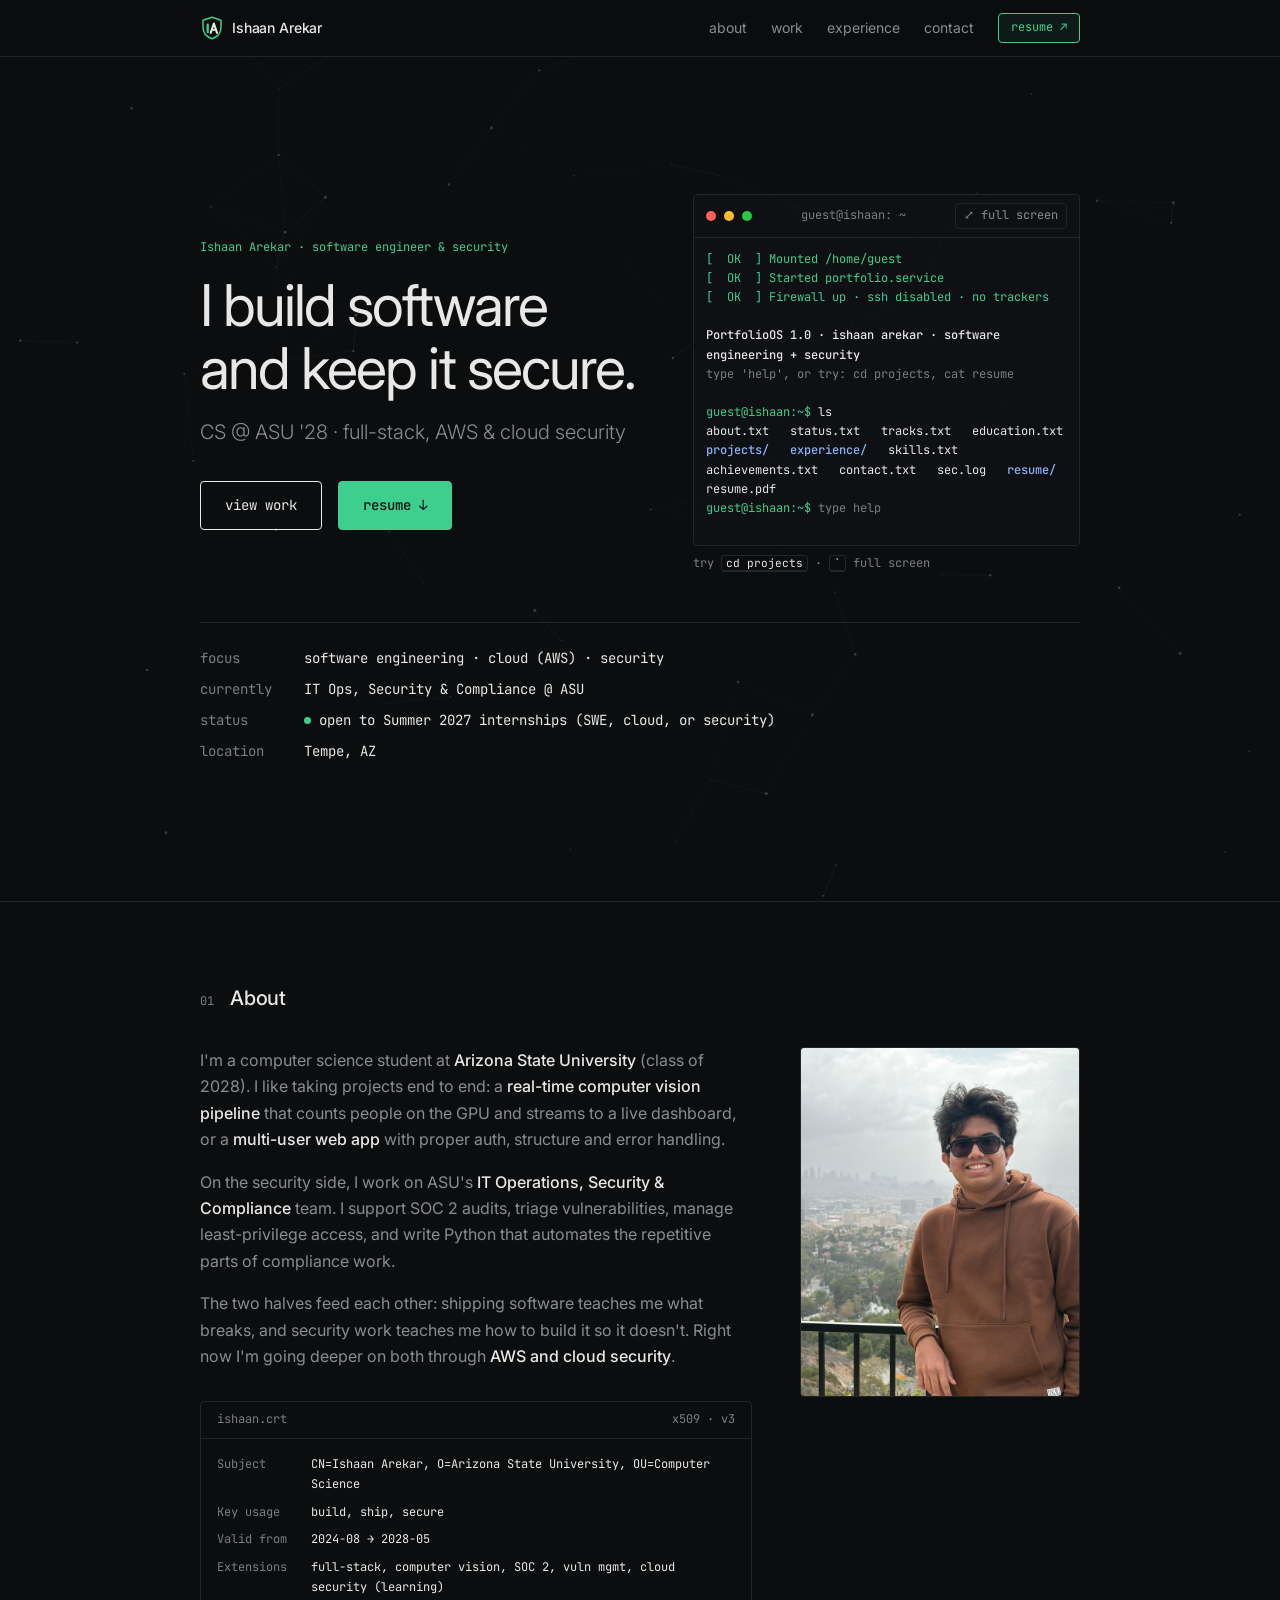
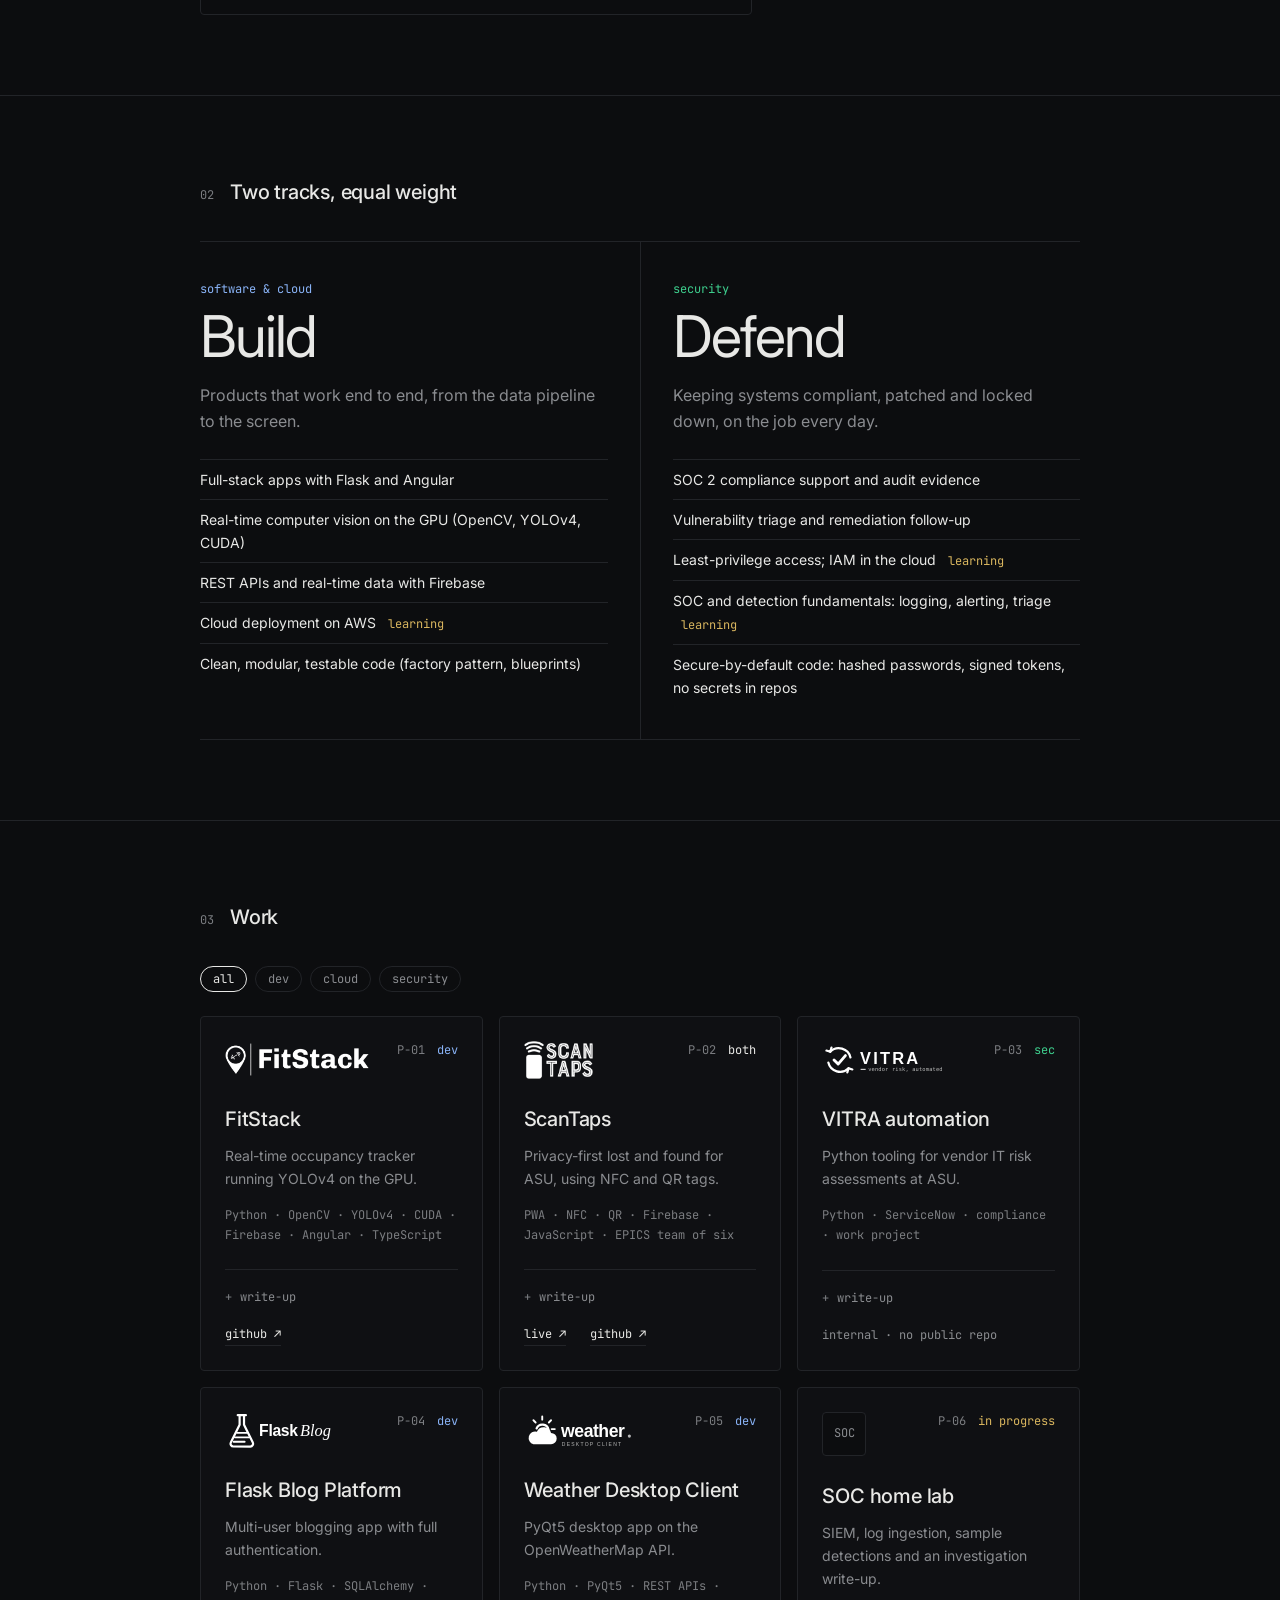
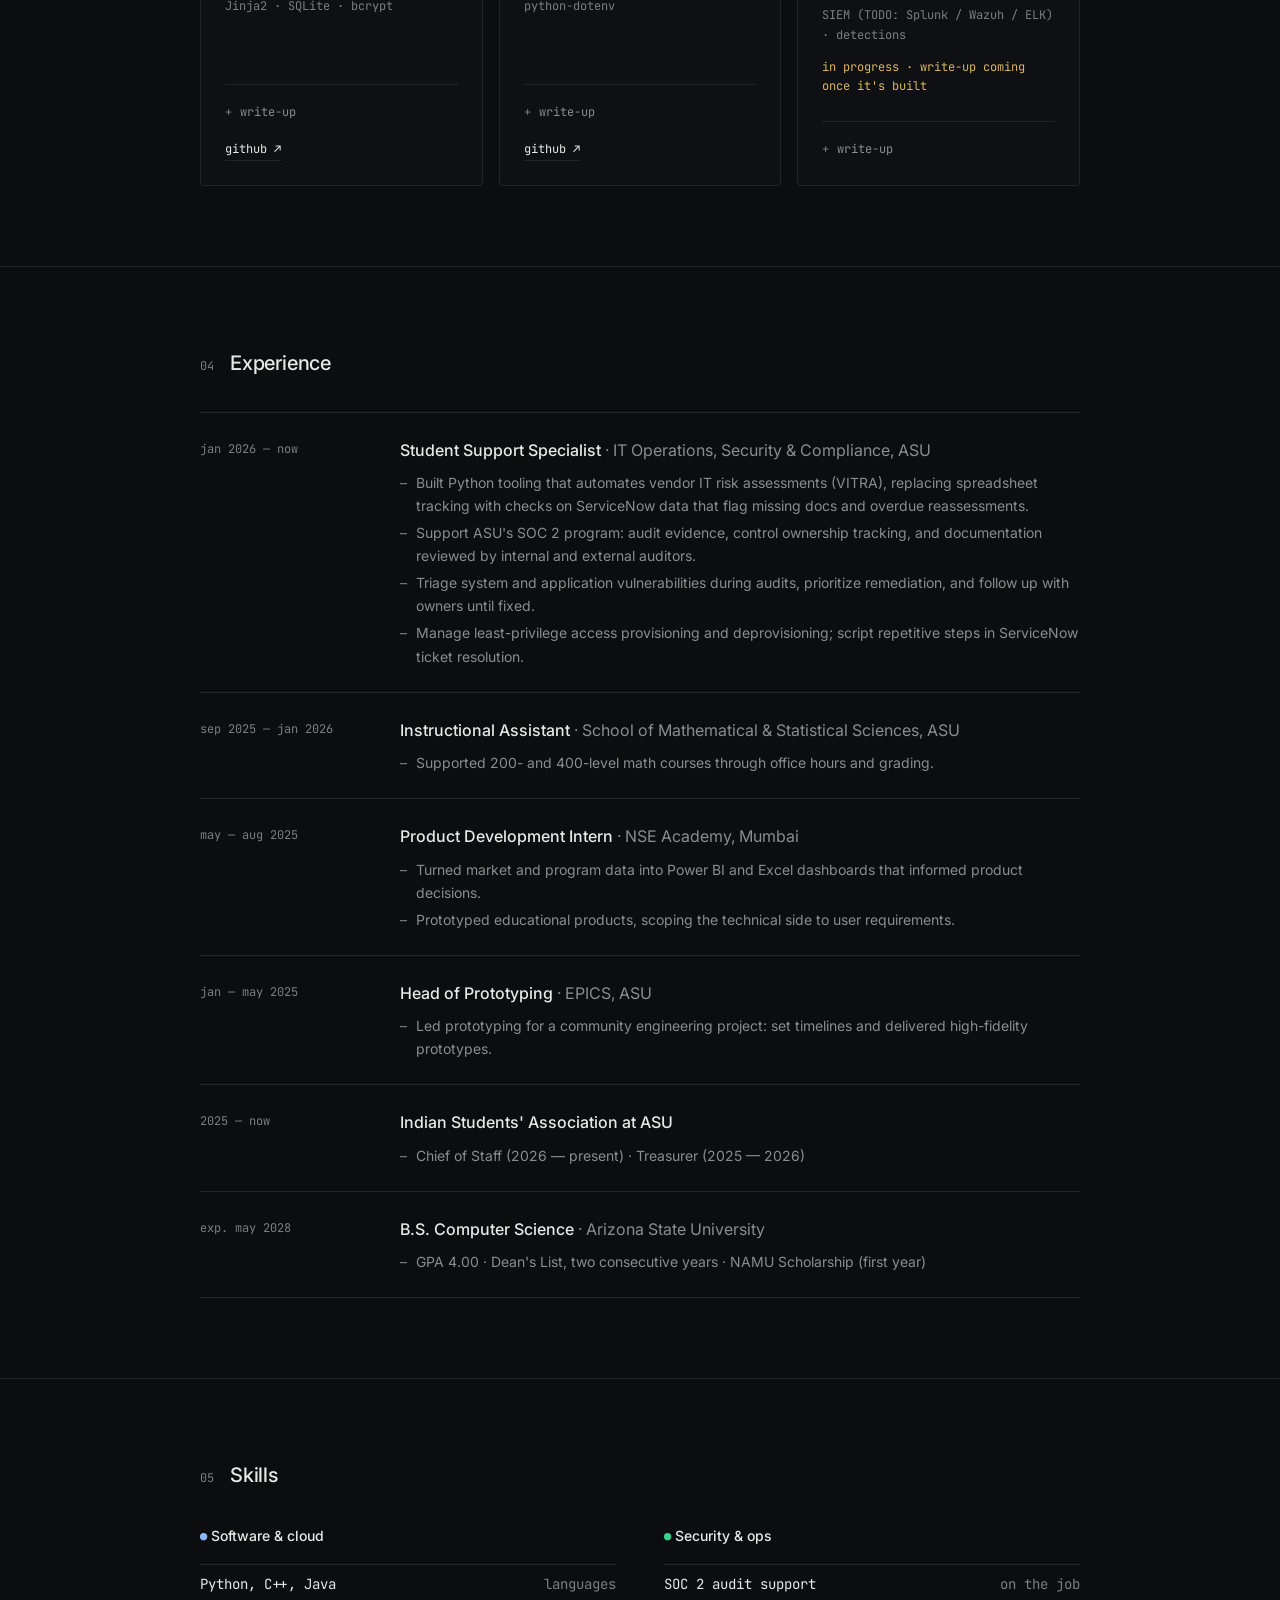
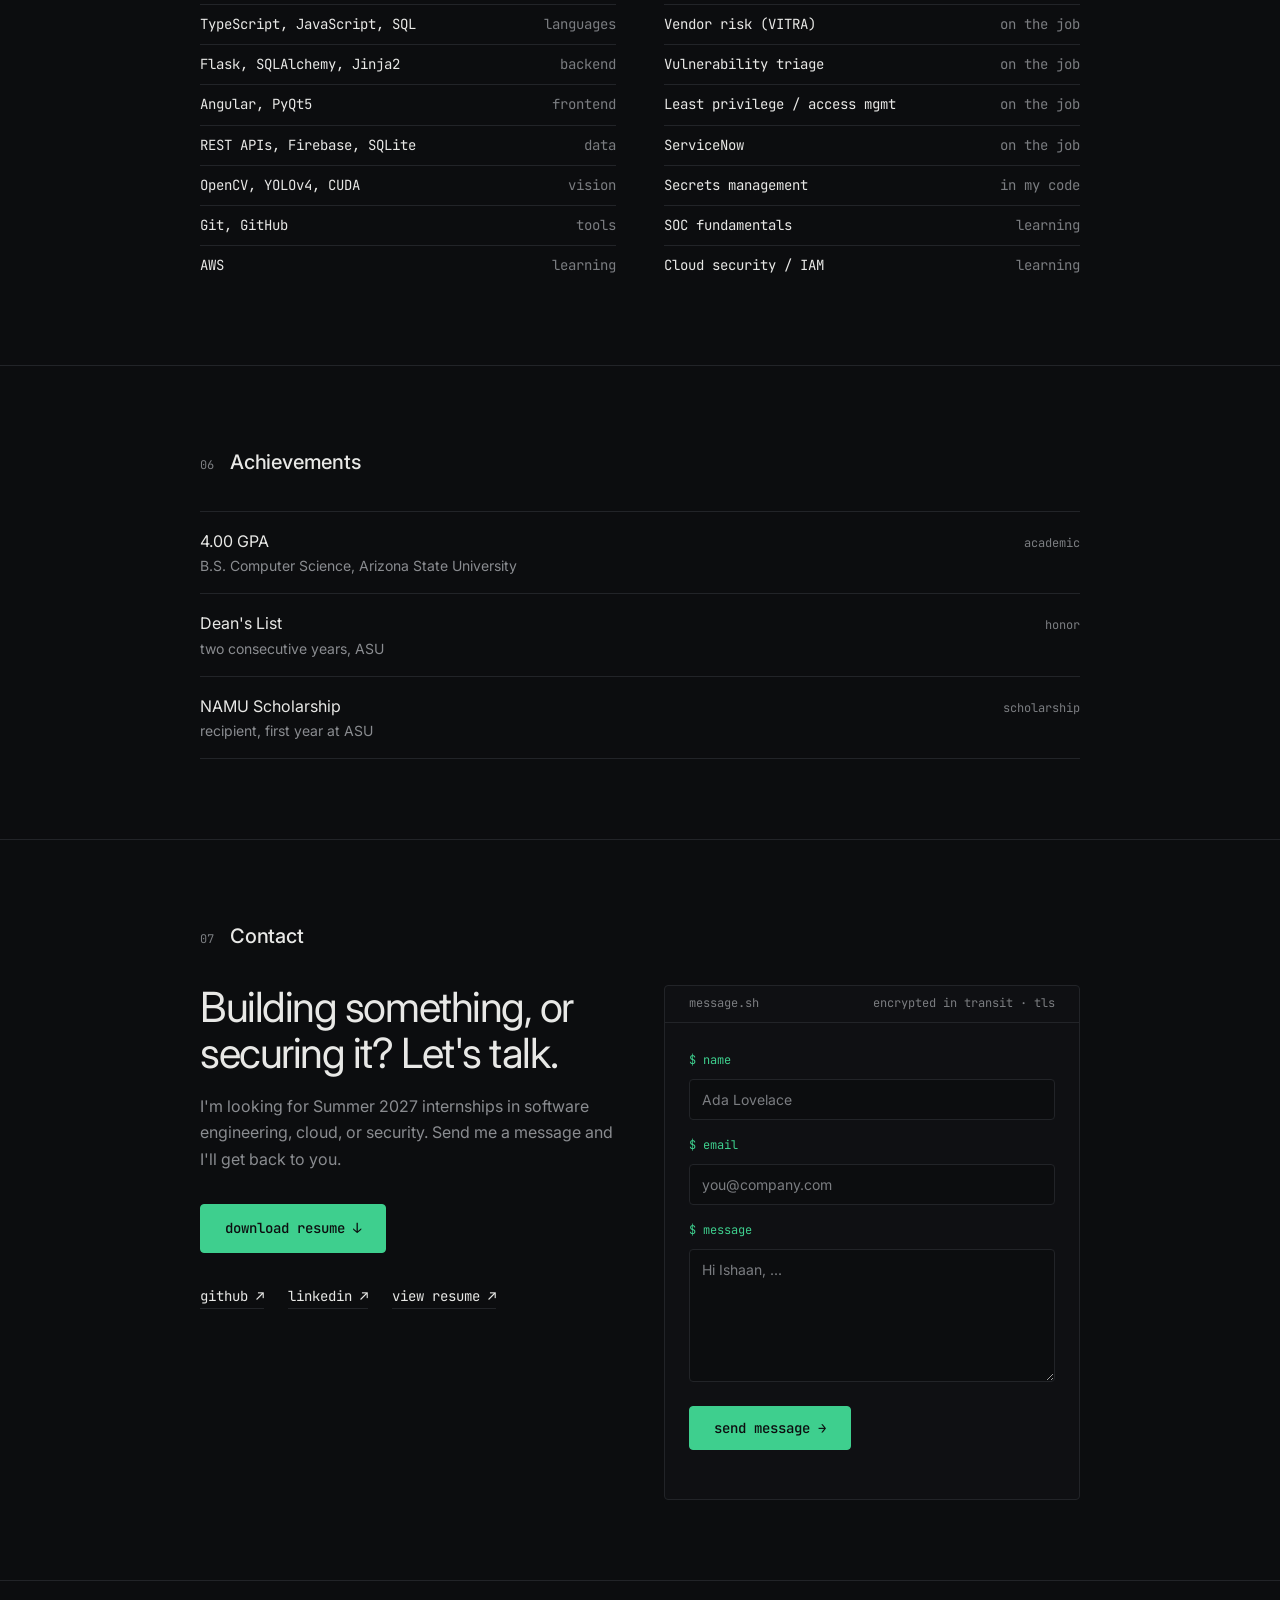
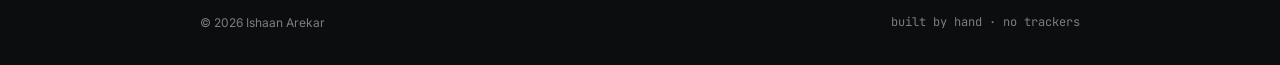
<file: index.html>
<!doctype html>
<html lang="en">
<head>
  <meta charset="utf-8" />
  <meta name="viewport" content="width=device-width, initial-scale=1" />
  <title>Ishaan Arekar</title>
  <meta name="description" content="Ishaan Arekar is a CS student at Arizona State University building full-stack and cloud software and working in security: SOC 2, vulnerability triage, cloud security." />
  <meta name="author" content="Ishaan Arekar" />
  <meta name="robots" content="index, follow, max-image-preview:large" />
  <link rel="canonical" href="https://ishaanarekar.com/" />
  <link rel="me" href="https://github.com/IshaanArekar" />
  <link rel="me" href="https://www.linkedin.com/in/ishaan-arekar" />

  <!-- link previews (LinkedIn, Slack, iMessage, X) -->
  <meta property="og:type" content="profile" />
  <meta property="og:site_name" content="Ishaan Arekar" />
  <meta property="og:title" content="Ishaan Arekar | Software Engineer &amp; Security" />
  <meta property="og:description" content="CS @ ASU '28. Full-stack and cloud software, plus security: SOC 2, vulnerability triage and cloud security." />
  <meta property="og:url" content="https://ishaanarekar.com/" />
  <meta property="og:image" content="https://ishaanarekar.com/og-image.png" />
  <meta property="og:image:width" content="1200" />
  <meta property="og:image:height" content="630" />
  <meta property="og:image:alt" content="Ishaan Arekar: I build software and keep it secure." />
  <meta property="profile:first_name" content="Ishaan" />
  <meta property="profile:last_name" content="Arekar" />
  <meta name="twitter:card" content="summary_large_image" />
  <meta name="twitter:title" content="Ishaan Arekar | Software Engineer &amp; Security" />
  <meta name="twitter:description" content="CS @ ASU '28. Full-stack and cloud software, plus security: SOC 2, vulnerability triage and cloud security." />
  <meta name="twitter:image" content="https://ishaanarekar.com/og-image.png" />

  <!-- structured data: tells search engines who this page is about -->
  <script type="application/ld+json">
  {
    "@context": "https://schema.org",
    "@graph": [
      {
        "@type": "WebSite",
        "@id": "https://ishaanarekar.com/#website",
        "url": "https://ishaanarekar.com/",
        "name": "Ishaan Arekar",
        "inLanguage": "en"
      },
      {
        "@type": "ProfilePage",
        "@id": "https://ishaanarekar.com/#profile",
        "url": "https://ishaanarekar.com/",
        "name": "Ishaan Arekar",
        "isPartOf": { "@id": "https://ishaanarekar.com/#website" },
        "dateModified": "2026-10-15",
        "mainEntity": { "@id": "https://ishaanarekar.com/#person" }
      },
      {
        "@type": "Person",
        "@id": "https://ishaanarekar.com/#person",
        "name": "Ishaan Arekar",
        "url": "https://ishaanarekar.com/",
        "image": "https://ishaanarekar.com/assets/me.jpg",
        "jobTitle": "Software Engineer & Security",
        "description": "Computer science student at Arizona State University working across software engineering, cloud and security.",
        "affiliation": { "@type": "CollegeOrUniversity", "name": "Arizona State University", "url": "https://www.asu.edu/" },
        "alumniOf": { "@type": "CollegeOrUniversity", "name": "Arizona State University" },
        "address": { "@type": "PostalAddress", "addressLocality": "Tempe", "addressRegion": "AZ", "addressCountry": "US" },
        "knowsAbout": ["Software engineering", "Full-stack development", "Python", "Flask", "Angular", "Computer vision", "AWS", "Cloud security", "SOC 2", "Vulnerability management", "Access control"],
        "sameAs": ["https://github.com/IshaanArekar", "https://www.linkedin.com/in/ishaan-arekar"]
      }
    ]
  }
  </script>
  <meta name="theme-color" content="#0c0d0f" />
  <link rel="icon" href="favicon.svg" type="image/svg+xml" />
  <link rel="icon" href="favicon-32.png" type="image/png" sizes="32x32" />
  <link rel="apple-touch-icon" href="apple-touch-icon.png" />
  <link rel="preconnect" href="https://fonts.googleapis.com" />
  <link rel="preconnect" href="https://fonts.gstatic.com" crossorigin />
  <!-- fonts load without blocking the first paint -->
  <link rel="preload" as="style" href="https://fonts.googleapis.com/css2?family=Inter:wght@300;400;500&family=JetBrains+Mono:wght@400;500&display=swap" onload="this.onload=null;this.rel='stylesheet'" />
  <noscript><link rel="stylesheet" href="https://fonts.googleapis.com/css2?family=Inter:wght@300;400;500&family=JetBrains+Mono:wght@400;500&display=swap" /></noscript>
  <link rel="stylesheet" href="style.css?v=20261015h" />
  <script>document.documentElement.classList.add("js");</script>
</head>
<body>
  <a class="skip-link" href="#main">skip to content</a>
  <canvas id="bg" aria-hidden="true"></canvas>

  <!-- ===== NAV ===== -->
  <header class="nav">
    <div class="wrap">
      <a href="#top" class="wordmark"><img src="assets/ia-logo.svg" alt="" width="24" height="24" />Ishaan Arekar</a>
      <button class="nav-toggle" aria-expanded="false" aria-controls="nav-links">menu</button>
      <nav id="nav-links" class="nav-links" aria-label="Primary">
        <a href="#about">about</a>
        <a href="#work">work</a>
        <a href="#experience">experience</a>
        <a href="#contact">contact</a>
        <a href="resume.pdf" class="resume" target="_blank" rel="noopener">resume ↗</a>
      </nav>
    </div>
  </header>

  <main id="main">
    <!-- ===== HERO ===== -->
    <section id="top" class="hero wrap" aria-labelledby="hero-name">
      <div class="hero-grid">
        <div>
          <h1 id="hero-name" class="eyebrow">Ishaan Arekar · software engineer &amp; security</h1>
          <p id="hero-title" class="hero-title" data-scramble>I build software and keep it secure.</p>
          <p class="sub">CS @ ASU '28 · full-stack, AWS &amp; cloud security</p>
          <div class="hero-cta">
            <a class="btn" href="#work">view work</a>
            <a class="btn btn-solid" href="resume.pdf" download="Ishaan-Arekar-Resume.pdf">resume ↓</a>
          </div>
        </div>
        <!-- ===== TERMINAL (inline, expands to full screen) ===== -->
        <div class="hero-term">
        <div id="term" class="term" role="region" aria-label="Interactive terminal">
          <div class="term-bar">
            <span class="d"></span><span class="d"></span><span class="d"></span>
            <span class="term-title">guest@ishaan: ~</span>
            <button class="term-full" type="button" aria-pressed="false" aria-label="Full screen terminal">⤢ full screen</button>
          </div>
          <div class="term-body">
            <div class="term-out" role="log" aria-live="polite"></div>
            <form class="term-line" autocomplete="off">
              <label class="term-prompt" for="term-in">guest@ishaan:~$</label>
              <input id="term-in" type="text" placeholder="type help" autocapitalize="off" autocorrect="off" spellcheck="false" enterkeyhint="go" />
            </form>
          </div>
          <div class="term-chips" aria-label="Quick commands">
            <button type="button" data-cmd="help">help</button>
            <button type="button" data-cmd="ls">ls</button>
            <button type="button" data-cmd="cd ~/projects">cd projects</button>
            <button type="button" data-cmd="cat resume">cat resume</button>
            <button type="button" data-cmd="cat sec.log">sec.log</button>
            <button type="button" data-cmd="sudo hire-me">hire me</button>
          </div>
        </div>
        <p class="term-hint">try <kbd>cd projects</kbd> · <kbd>`</kbd> full screen</p>
        </div>
      </div>
      <dl class="meta">
        <dt>focus</dt>
        <dd>software engineering · cloud (AWS) · security</dd>
        <dt>currently</dt>
        <dd>IT Ops, Security &amp; Compliance @ ASU</dd>
        <dt>status</dt>
        <dd><span class="dot" aria-hidden="true"></span>open to Summer 2027 internships (SWE, cloud, or security)</dd>
        <dt>location</dt>
        <dd>Tempe, AZ</dd>
      </dl>
    </section>

    <!-- ===== ABOUT ===== -->
    <section id="about" class="section fade" aria-labelledby="about-title">
      <div class="wrap">
        <div class="section-head"><span class="idx">01</span><h2 id="about-title" data-scramble>About</h2></div>
        <div class="about-grid">
          <div class="about-text">
            <p>
              I'm a computer science student at <strong>Arizona State University</strong> (class of 2028).
              I like taking projects end to end: a <strong>real-time computer vision pipeline</strong> that
              counts people on the GPU and streams to a live dashboard, or a <strong>multi-user web app</strong>
              with proper auth, structure and error handling.
            </p>
            <p>
              On the security side, I work on ASU's <strong>IT Operations, Security &amp; Compliance</strong> team.
              I support SOC 2 audits, triage vulnerabilities, manage least-privilege access, and write Python that
              automates the repetitive parts of compliance work.
            </p>
            <p>
              The two halves feed each other: shipping software teaches me what breaks, and security work
              teaches me how to build it so it doesn't. Right now I'm going deeper on both through
              <strong>AWS and cloud security</strong>.
            </p>

            <div class="cert" aria-label="About me, formatted as a certificate">
              <div class="cert-head"><span>ishaan.crt</span><span>x509 · v3</span></div>
              <dl>
                <dt>Subject</dt>
                <dd>CN=Ishaan Arekar, O=Arizona State University, OU=Computer Science</dd>
                <dt>Key usage</dt>
                <dd>build, ship, secure</dd>
                <!-- TODO: confirm the start date (assumed Aug 2024 from class of 2028) -->
                <dt>Valid from</dt>
                <dd>2024-08 → 2028-05</dd>
                <dt>Extensions</dt>
                <dd>full-stack, computer vision, SOC 2, vuln mgmt, cloud security (learning)</dd>
              </dl>
            </div>
          </div>
          <div class="about-photo">
            <img class="photo" src="assets/me.jpg?v=2" alt="Ishaan Arekar" width="280" height="350" loading="lazy" />
          </div>
        </div>
      </div>
    </section>

    <!-- ===== TWO TRACKS ===== -->
    <section id="tracks" class="section fade" aria-labelledby="tracks-title">
      <div class="wrap">
        <div class="section-head"><span class="idx">02</span><h2 id="tracks-title" data-scramble>Two tracks, equal weight</h2></div>
        <div class="tracks">
          <div class="track">
            <span class="tag tag-dev">software &amp; cloud</span>
            <h3>Build</h3>
            <p>Products that work end to end, from the data pipeline to the screen.</p>
            <ul>
              <li>Full-stack apps with Flask and Angular</li>
              <li>Real-time computer vision on the GPU (OpenCV, YOLOv4, CUDA)</li>
              <li>REST APIs and real-time data with Firebase</li>
              <li>Cloud deployment on AWS <span class="tag tag-plan">learning</span></li>
              <li>Clean, modular, testable code (factory pattern, blueprints)</li>
            </ul>
          </div>
          <div class="track">
            <span class="tag tag-sec">security</span>
            <h3>Defend</h3>
            <p>Keeping systems compliant, patched and locked down, on the job every day.</p>
            <ul>
              <li>SOC 2 compliance support and audit evidence</li>
              <li>Vulnerability triage and remediation follow-up</li>
              <li>Least-privilege access; IAM in the cloud <span class="tag tag-plan">learning</span></li>
              <li>SOC and detection fundamentals: logging, alerting, triage <span class="tag tag-plan">learning</span></li>
              <li>Secure-by-default code: hashed passwords, signed tokens, no secrets in repos</li>
            </ul>
          </div>
        </div>
      </div>
    </section>

    <!-- ===== WORK ===== -->
    <section id="work" class="section fade" aria-labelledby="work-title">
      <div class="wrap">
        <div class="section-head"><span class="idx">03</span><h2 id="work-title" data-scramble>Work</h2></div>

        <div class="filters" role="group" aria-label="Filter projects">
          <button class="chip" data-filter="all" aria-pressed="true">all</button>
          <button class="chip" data-filter="dev" aria-pressed="false">dev</button>
          <button class="chip" data-filter="cloud" aria-pressed="false">cloud</button>
          <button class="chip" data-filter="security" aria-pressed="false">security</button>
        </div>

        <ul class="cards">
          <li class="work-item card" data-tags="dev cloud">
            <div class="card-top">
              <div class="logo" aria-hidden="true">
                <img src="assets/fitstack-logo.png" alt="" width="166" height="38" loading="lazy" onerror="this.remove()" />
                <span>FS</span>
              </div>
              <span class="card-meta"><span class="w-id">P-01</span> <span class="tag tag-dev">dev</span></span>
            </div>
            <h3 class="card-title">FitStack</h3>
            <p class="card-sum">Real-time occupancy tracker running YOLOv4 on the GPU.</p>
            <p class="card-stack">Python · OpenCV · YOLOv4 · CUDA · Firebase · Angular · TypeScript</p>
            <details>
              <summary>write-up</summary>
              <dl class="writeup">
                  <dt>Problem</dt>
                  <dd>Knowing how many people are in a space right now, live, instead of counting by hand or guessing. <!-- TODO: add the real space / use case FitStack was built for --></dd>
                  <dt>What I built</dt>
                  <dd>A people-counting pipeline that runs YOLOv4 through OpenCV's DNN module, keeps only person detections above 0.5 confidence, and uses non-maximum suppression to turn overlapping boxes into a stable count. It detects CUDA at runtime and moves inference to the GPU when one is present, falling back to CPU otherwise. A background thread pool streams counts to Firebase Realtime Database for a live Angular dashboard.</dd>
                  <dt class="sec-dt">Security considerations</dt>
                  <dd>Only the count goes to the cloud, not video frames, which keeps what leaves the machine to a single number. <!-- TODO: document the Firebase security rules / auth used --></dd>
                  <dt>Outcome</dt>
                  <dd>A live count on the dashboard with writes only on a count change or every 5 seconds, instead of every frame, so network I/O never blocks the capture loop.</dd>
              </dl>
            </details>
            <p class="w-links"><a class="link" href="https://github.com/IshaanArekar/FitStack" target="_blank" rel="noopener">github ↗</a></p>
          </li>
          <li class="work-item card" data-tags="dev cloud security">
            <div class="card-top">
              <div class="logo" aria-hidden="true">
                <img src="assets/scantaps-logo.png" alt="" width="69" height="38" loading="lazy" onerror="this.remove()" />
                <span>ST</span>
              </div>
              <span class="card-meta"><span class="w-id">P-02</span> <span class="tag tag-both">both</span></span>
            </div>
            <h3 class="card-title">ScanTaps</h3>
            <p class="card-sum">Privacy-first lost and found for ASU, using NFC and QR tags.</p>
            <p class="card-stack">PWA · NFC · QR · Firebase · JavaScript · EPICS team of six</p>
            <details>
              <summary>write-up</summary>
              <dl class="writeup">
                  <dt>Problem</dt>
                  <dd>ASU's Tempe campus has 55,500+ people across a mile-wide campus, and lost and found ran on manual intake and record-keeping, with no verified way to claim an item.</dd>
                  <dt>What I built</dt>
                  <dd>As budget lead on a six-person EPICS team, I owned the project budget and hardware (NFC tags, cards and fobs). The team built a Progressive Web App: tap an NFC tag or scan a QR code on an item and a page opens that connects the finder and the owner, on any phone. <!-- TODO: add your own technical contributions to ScanTaps --></dd>
                  <dt class="sec-dt">Security considerations</dt>
                  <dd>Designed around privacy: signed tokens in tag URLs instead of personal data, owner sign-in through ASU credentials, finder and owner contact details hidden from each other, no personal info in logs, rate limits against spam, and an audit trail of staff actions.</dd>
                  <dt>Outcome</dt>
                  <dd>Stage 1 shipped: a working PWA with NFC and QR across Android, iOS and desktop, and an encrypted database designed and tested.</dd>
              </dl>
            </details>
            <p class="w-links"><a class="link" href="https://scantaps.web.app" target="_blank" rel="noopener">live ↗</a> <a class="link" href="https://github.com/IshaanArekar/ScanTaps" target="_blank" rel="noopener">github ↗</a></p>
          </li>
          <li class="work-item card" data-tags="security dev">
            <div class="card-top">
              <div class="logo" aria-hidden="true">
                <img src="assets/vitra-logo.svg" alt="" width="124" height="38" loading="lazy" onerror="this.remove()" />
                <span>VT</span>
              </div>
              <span class="card-meta"><span class="w-id">P-03</span> <span class="tag tag-sec">sec</span></span>
            </div>
            <h3 class="card-title">VITRA automation</h3>
            <p class="card-sum">Python tooling for vendor IT risk assessments at ASU.</p>
            <p class="card-stack">Python · ServiceNow · compliance · work project</p>
            <details>
              <summary>write-up</summary>
              <dl class="writeup">
                  <dt>Problem</dt>
                  <dd>Vendor IT risk assessments were tracked by hand in spreadsheets, so missing vendor documents and overdue reassessments were easy to miss.</dd>
                  <dt>What I built</dt>
                  <dd>Internal Python tooling that pulls vendor and control data from ServiceNow, runs scripted checks that flag missing documentation and overdue reassessments, and generates status reports.</dd>
                  <dt class="sec-dt">Security considerations</dt>
                  <dd>It handles internal vendor-risk data, so the code and data stay inside ASU and nothing from it is published here. <!-- TODO: add access/permission details if they're shareable --></dd>
                  <dt>Outcome</dt>
                  <dd>Replaced manual spreadsheet tracking and cut manual review time for the VITRA queue.</dd>
              </dl>
            </details>
            <p class="w-links"><span class="muted">internal · no public repo</span></p>
          </li>
          <li class="work-item card" data-tags="dev">
            <div class="card-top">
              <div class="logo" aria-hidden="true">
                <img src="assets/flaskblog-logo.svg" alt="" width="111" height="38" loading="lazy" onerror="this.remove()" />
                <span>FB</span>
              </div>
              <span class="card-meta"><span class="w-id">P-04</span> <span class="tag tag-dev">dev</span></span>
            </div>
            <h3 class="card-title">Flask Blog Platform</h3>
            <p class="card-sum">Multi-user blogging app with full authentication.</p>
            <p class="card-stack">Python · Flask · SQLAlchemy · Jinja2 · SQLite · bcrypt</p>
            <details>
              <summary>write-up</summary>
              <dl class="writeup">
                  <dt>Problem</dt>
                  <dd>A multi-user content app needs real authentication and a structure that stays maintainable as it grows.</dd>
                  <dt>What I built</dt>
                  <dd>A Flask app built on the application factory pattern with four blueprints (users, posts, main, errors). A one-to-many user-to-post model in SQLAlchemy, paginated feeds, per-author pages, and profile image upload with resizing.</dd>
                  <dt class="sec-dt">Security considerations</dt>
                  <dd>bcrypt password hashing, Flask-Login sessions, and time-limited password reset tokens signed with itsdangerous and sent over Flask-Mail. Custom 403, 404 and 500 pages so users never see raw errors.</dd>
                  <dt>Outcome</dt>
                  <dd>Routes, forms and handlers stay modular and can be tested separately.</dd>
              </dl>
            </details>
            <p class="w-links"><a class="link" href="https://github.com/IshaanArekar/Python-Flask-Blog" target="_blank" rel="noopener">github ↗</a></p>
          </li>
          <li class="work-item card" data-tags="dev">
            <div class="card-top">
              <div class="logo" aria-hidden="true">
                <img src="assets/weather-logo.svg" alt="" width="118" height="38" loading="lazy" onerror="this.remove()" />
                <span>WX</span>
              </div>
              <span class="card-meta"><span class="w-id">P-05</span> <span class="tag tag-dev">dev</span></span>
            </div>
            <h3 class="card-title">Weather Desktop Client</h3>
            <p class="card-sum">PyQt5 desktop app on the OpenWeatherMap API.</p>
            <p class="card-stack">Python · PyQt5 · REST APIs · python-dotenv</p>
            <details>
              <summary>write-up</summary>
              <dl class="writeup">
                  <dt>Problem</dt>
                  <dd>A desktop client for a third-party API has to handle every way the network or the API can fail.</dd>
                  <dt>What I built</dt>
                  <dd>A PyQt5 GUI that queries the OpenWeatherMap REST API and shows temperature, conditions and an icon mapped from the response's condition code.</dd>
                  <dt class="sec-dt">Security considerations</dt>
                  <dd>The API key is loaded from environment variables, so no secret ever lands in source control.</dd>
                  <dt>Outcome</dt>
                  <dd>Eight HTTP status codes plus connection, timeout and redirect errors each get their own clear message instead of a crash.</dd>
              </dl>
            </details>
            <p class="w-links"><a class="link" href="https://github.com/IshaanArekar/Python-Weather-app" target="_blank" rel="noopener">github ↗</a></p>
          </li>
          <li class="work-item card" data-tags="security">
            <div class="card-top">
              <div class="logo" aria-hidden="true">
                <span>SOC</span>
              </div>
              <span class="card-meta"><span class="w-id">P-06</span> <span class="tag tag-plan">in progress</span></span>
            </div>
            <h3 class="card-title">SOC home lab</h3>
            <p class="card-sum">SIEM, log ingestion, sample detections and an investigation write-up.</p>
            <p class="card-stack">SIEM (TODO: Splunk / Wazuh / ELK) · detections</p>
            <!-- TODO: SOC home lab is a placeholder. Fill in only once it's real. -->
            <p class="placeholder-note">in progress · write-up coming once it's built</p>
            <details>
              <summary>write-up</summary>
              <dl class="writeup">
                  <dt>Problem</dt>
                  <dd>TODO</dd>
                  <dt>What I built</dt>
                  <dd>TODO: which SIEM, which log sources</dd>
                  <dt class="sec-dt">Security considerations</dt>
                  <dd>TODO: detections written and an investigation walkthrough</dd>
                  <dt>Outcome</dt>
                  <dd>TODO</dd>
              </dl>
            </details>
          </li>
        </ul>
      </div>
    </section>

    <!-- ===== EXPERIENCE ===== -->
    <section id="experience" class="section fade" aria-labelledby="exp-title">
      <div class="wrap">
        <div class="section-head"><span class="idx">04</span><h2 id="exp-title" data-scramble>Experience</h2></div>
        <ol class="timeline">
          <li>
            <span class="when">jan 2026 — now</span>
            <div>
              <p><span class="role">Student Support Specialist</span> <span class="org">· IT Operations, Security &amp; Compliance, ASU</span></p>
              <ul>
                <li>Built Python tooling that automates vendor IT risk assessments (VITRA), replacing spreadsheet tracking with checks on ServiceNow data that flag missing docs and overdue reassessments.</li>
                <li>Support ASU's SOC 2 program: audit evidence, control ownership tracking, and documentation reviewed by internal and external auditors.</li>
                <li>Triage system and application vulnerabilities during audits, prioritize remediation, and follow up with owners until fixed.</li>
                <li>Manage least-privilege access provisioning and deprovisioning; script repetitive steps in ServiceNow ticket resolution.</li>
              </ul>
            </div>
          </li>
          <li>
            <span class="when">sep 2025 — jan 2026</span>
            <div>
              <p><span class="role">Instructional Assistant</span> <span class="org">· School of Mathematical &amp; Statistical Sciences, ASU</span></p>
              <ul>
                <li>Supported 200- and 400-level math courses through office hours and grading.</li>
              </ul>
            </div>
          </li>
          <li>
            <span class="when">may — aug 2025</span>
            <div>
              <p><span class="role">Product Development Intern</span> <span class="org">· NSE Academy, Mumbai</span></p>
              <ul>
                <li>Turned market and program data into Power BI and Excel dashboards that informed product decisions.</li>
                <li>Prototyped educational products, scoping the technical side to user requirements.</li>
              </ul>
            </div>
          </li>
          <li>
            <span class="when">jan — may 2025</span>
            <div>
              <p><span class="role">Head of Prototyping</span> <span class="org">· EPICS, ASU</span></p>
              <ul>
                <li>Led prototyping for a community engineering project: set timelines and delivered high-fidelity prototypes.</li>
              </ul>
            </div>
          </li>
          <li>
            <span class="when">2025 — now</span>
            <div>
              <p><span class="role">Indian Students' Association at ASU</span></p>
              <ul>
                <li>Chief of Staff (2026 — present) · Treasurer (2025 — 2026)</li>
              </ul>
            </div>
          </li>
          <li>
            <span class="when">exp. may 2028</span>
            <div>
              <p><span class="role">B.S. Computer Science</span> <span class="org">· Arizona State University</span></p>
              <ul>
                <li>GPA 4.00 · Dean's List, two consecutive years · NAMU Scholarship (first year)</li>
              </ul>
            </div>
          </li>
        </ol>
      </div>
    </section>

    <!-- ===== SKILLS ===== -->
    <section id="skills" class="section fade" aria-labelledby="skills-title">
      <div class="wrap">
        <div class="section-head"><span class="idx">05</span><h2 id="skills-title" data-scramble>Skills</h2></div>
        <div class="skills">
          <div>
            <h3><span class="tag tag-dev">●</span> Software &amp; cloud</h3>
            <ul class="skill-list">
              <li><span>Python, C++, Java</span><span>languages</span></li>
              <li><span>TypeScript, JavaScript, SQL</span><span>languages</span></li>
              <li><span>Flask, SQLAlchemy, Jinja2</span><span>backend</span></li>
              <li><span>Angular, PyQt5</span><span>frontend</span></li>
              <li><span>REST APIs, Firebase, SQLite</span><span>data</span></li>
              <li><span>OpenCV, YOLOv4, CUDA</span><span>vision</span></li>
              <li><span>Git, GitHub</span><span>tools</span></li>
              <!-- TODO: list specific AWS services once you've used them -->
              <li><span>AWS</span><span class="tag-plan">learning</span></li>
            </ul>
          </div>
          <div>
            <h3><span class="tag tag-sec">●</span> Security &amp; ops</h3>
            <ul class="skill-list">
              <li><span>SOC 2 audit support</span><span>on the job</span></li>
              <li><span>Vendor risk (VITRA)</span><span>on the job</span></li>
              <li><span>Vulnerability triage</span><span>on the job</span></li>
              <li><span>Least privilege / access mgmt</span><span>on the job</span></li>
              <li><span>ServiceNow</span><span>on the job</span></li>
              <li><span>Secrets management</span><span>in my code</span></li>
              <li><span>SOC fundamentals</span><span class="tag-plan">learning</span></li>
              <li><span>Cloud security / IAM</span><span class="tag-plan">learning</span></li>
            </ul>
          </div>
        </div>
      </div>
    </section>

    <!-- ===== ACHIEVEMENTS ===== -->
    <section id="achievements" class="section fade" aria-labelledby="ach-title">
      <div class="wrap">
        <div class="section-head"><span class="idx">06</span><h2 id="ach-title" data-scramble>Achievements</h2></div>
        <!-- TODO: add awards, hackathons and certifications here only once earned -->
        <ul class="rows">
          <li><span>4.00 GPA<span class="row-sub">B.S. Computer Science, Arizona State University</span></span><span class="row-meta">academic</span></li>
          <li><span>Dean's List<span class="row-sub">two consecutive years, ASU</span></span><span class="row-meta">honor</span></li>
          <li><span>NAMU Scholarship<span class="row-sub">recipient, first year at ASU</span></span><span class="row-meta">scholarship</span></li>
        </ul>
      </div>
    </section>

    <!-- ===== CONTACT ===== -->
    <section id="contact" class="section contact fade" aria-labelledby="contact-title">
      <div class="wrap">
        <div class="section-head"><span class="idx">07</span><h2 id="contact-title" data-scramble>Contact</h2></div>
        <div class="contact-grid">
          <div>
            <p class="big">Building something, or securing it? Let's talk.</p>
            <p>I'm looking for Summer 2027 internships in software engineering, cloud, or security. Send me a message and I'll get back to you.</p>
            <div class="contact-actions">
              <a class="btn btn-solid" href="resume.pdf" download="Ishaan-Arekar-Resume.pdf">download resume ↓</a>
            </div>
            <div class="contact-links">
              <a class="link" href="https://github.com/IshaanArekar" target="_blank" rel="noopener">github ↗</a>
              <a class="link" href="https://www.linkedin.com/in/ishaan-arekar" target="_blank" rel="noopener">linkedin ↗</a>
              <a class="link" href="resume.pdf" target="_blank" rel="noopener">view resume ↗</a>
            </div>
          </div>

          <!-- contact form: messages are delivered by Web3Forms, so no email address is shown on the page -->
          <form id="contact-form" class="cform" action="https://api.web3forms.com/submit" method="POST">
            <div class="cform-bar"><span>message.sh</span><span>encrypted in transit · tls</span></div>
            <!-- Web3Forms access key: public by design, it only lets visitors send messages to my inbox -->
            <input type="hidden" name="access_key" value="89e09220-1588-4fbd-aefc-b27ca92140ce" />
            <input type="hidden" name="subject" value="New message from your portfolio" />
            <input type="hidden" name="from_name" value="Portfolio contact form" />
            <!-- spam trap: real people never see or tick this -->
            <input type="checkbox" name="botcheck" class="hp" tabindex="-1" autocomplete="off" aria-hidden="true" />
            <label for="cf-name">$ name</label>
            <input id="cf-name" name="name" type="text" required maxlength="100" autocomplete="name" placeholder="Ada Lovelace" />
            <label for="cf-email">$ email</label>
            <input id="cf-email" name="email" type="email" required maxlength="200" autocomplete="email" placeholder="you@company.com" />
            <label for="cf-message">$ message</label>
            <textarea id="cf-message" name="message" required rows="5" maxlength="4000" placeholder="Hi Ishaan, ..."></textarea>
            <button class="btn btn-solid" type="submit">send message →</button>
            <p class="cform-status" role="status" aria-live="polite"></p>
          </form>
        </div>
      </div>
    </section>
  </main>

  <footer class="footer">
    <div class="wrap">
      <span>© 2026 Ishaan Arekar</span>
      <span class="mono">built by hand · no trackers</span>
    </div>
  </footer>

  <script src="script.js?v=20261015h"></script>
  <script src="terminal.js?v=20261015h"></script>
</body>
</html>
</file>
<file: style.css>
/* =========================================================
   Hairline Dark
   Retheme by editing the tokens below.
   ========================================================= */
:root {
  /* color */
  --bg: #0c0d0f;
  --bg-raised: #111215;
  --card: rgba(17, 18, 21, 0.85);   /* slightly see-through so the background shows */
  --text: #e8e8e6;
  --muted: #8a8c90;      /* a touch lighter than #6d6f73 to pass WCAG AA on --bg */
  --faint: #7b7d81;      /* small labels; still passes 4.5:1 on --bg */
  --rule: #222428;
  --accent: #3ecf8e;
  --dev: #8ab4f8;        /* software & cloud track */
  --sec: #3ecf8e;        /* security track */
  --plan: #d9b65f;       /* in progress / planned */
  --glow: rgba(62, 207, 142, 0.07);   /* accent button hover */
  --particle: 138, 140, 144;           /* background dots, as r, g, b */
  --nav-bg: rgba(12, 13, 15, 0.92);

  /* type */
  --sans: "Inter", system-ui, -apple-system, "Segoe UI", sans-serif;
  --mono: "JetBrains Mono", ui-monospace, SFMono-Regular, Menlo, monospace;
  --fs-xs: 0.75rem;
  --fs-sm: 0.875rem;
  --fs-base: 1rem;
  --fs-lg: 1.25rem;
  --fs-xl: clamp(2.1rem, 6vw, 3.6rem);

  /* space */
  --s-1: 0.25rem;
  --s-2: 0.5rem;
  --s-3: 0.75rem;
  --s-4: 1rem;
  --s-5: 1.5rem;
  --s-6: 2rem;
  --s-7: 3rem;
  --s-8: 5rem;

  --max: 960px;
  --gutter: clamp(16px, 5vw, 40px);
  --radius: 4px;
}

/* ===== Base ===== */
*, *::before, *::after { box-sizing: border-box; }
* { margin: 0; padding: 0; }
html { scroll-padding-top: 72px; -webkit-text-size-adjust: 100%; }
body {
  background: var(--bg);
  color: var(--text);
  font-family: var(--sans);
  font-size: var(--fs-base);
  line-height: 1.65;
  font-weight: 400;
  -webkit-font-smoothing: antialiased;
  overflow-x: hidden;
}
a { color: inherit; text-decoration: none; }
ul, ol { list-style: none; }
img { display: block; max-width: 100%; }
::selection { background: var(--accent); color: var(--bg); }

:focus-visible { outline: 1px solid var(--accent); outline-offset: 3px; border-radius: 2px; }

.mono { font-family: var(--mono); }
.muted { color: var(--muted); }
.visually-hidden {
  position: absolute; width: 1px; height: 1px; overflow: hidden;
  clip: rect(0 0 0 0); white-space: nowrap;
}
.skip-link {
  position: absolute; left: var(--gutter); top: -40px;
  background: var(--text); color: var(--bg); padding: var(--s-2) var(--s-3);
  font-family: var(--mono); font-size: var(--fs-xs); z-index: 20;
}
.skip-link:focus { top: var(--s-3); }

.link { color: var(--text); border-bottom: 1px solid var(--rule); transition: color 0.15s, border-color 0.15s; }
.link:hover { color: var(--accent); border-color: var(--accent); }

/* status dots + track labels */
.dot { display: inline-block; width: 7px; height: 7px; border-radius: 50%; background: var(--accent); margin-right: var(--s-2); vertical-align: 1px; }
.dot-plan { background: var(--plan); }
.dot-off { background: var(--faint); }

.tag { font-family: var(--mono); font-size: var(--fs-xs); color: var(--muted); white-space: nowrap; }
.tag-dev { color: var(--dev); }
.tag-sec { color: var(--sec); }
.tag-both { color: var(--text); }
.tag-plan { color: var(--plan); }

/* ===== Layout ===== */
.wrap { max-width: var(--max); margin: 0 auto; padding: 0 var(--gutter); }
.section { padding: var(--s-8) 0; border-top: 1px solid var(--rule); }
.section-head { display: flex; align-items: baseline; gap: var(--s-4); margin-bottom: var(--s-6); }
.section-head .idx { font-family: var(--mono); font-size: var(--fs-xs); color: var(--faint); }
.section-head h2 { font-size: var(--fs-lg); font-weight: 500; letter-spacing: -0.01em; }
.lede { color: var(--muted); max-width: 60ch; margin-bottom: var(--s-6); }

/* ===== Nav ===== */
.nav {
  position: sticky; top: 0; z-index: 10;
  background: var(--nav-bg);
  border-bottom: 1px solid var(--rule);
}
.nav .wrap { display: flex; align-items: center; justify-content: space-between; height: 56px; }
.wordmark { display: inline-flex; align-items: center; gap: var(--s-2); font-weight: 500; font-size: var(--fs-sm); letter-spacing: -0.01em; }
.wordmark img { width: 24px; height: 24px; }
.nav-links { display: flex; align-items: center; gap: var(--s-5); font-size: var(--fs-sm); color: var(--muted); }
.nav-links a { transition: color 0.15s; }
.nav-links a:hover { color: var(--text); }
.nav-links .resume { font-family: var(--mono); font-size: var(--fs-xs); color: var(--accent); background: var(--glow); border: 1px solid var(--accent); padding: var(--s-1) var(--s-3); border-radius: var(--radius); transition: background 0.15s, color 0.15s; }
.nav-links .resume:hover { background: var(--accent); color: var(--bg); }
.nav-toggle {
  display: none; background: none; border: 1px solid var(--rule); border-radius: var(--radius);
  color: var(--text); font-family: var(--mono); font-size: var(--fs-xs); padding: var(--s-1) var(--s-3); cursor: pointer;
}

/* ===== Hero ===== */
/* fills the first screen so font swap / decrypt effect can't push the next section around */
.hero { min-height: calc(100vh - 56px); min-height: calc(100svh - 56px); display: flex; flex-direction: column; justify-content: center; padding-top: var(--s-7); padding-bottom: var(--s-7); }
.eyebrow { font-family: var(--mono); font-size: var(--fs-xs); font-weight: 400; line-height: 1.6; color: var(--accent); margin-bottom: var(--s-4); }
.hero .hero-title {
  font-size: var(--fs-xl); font-weight: 400; line-height: 1.1; letter-spacing: -0.035em;
  max-width: 16ch;
}
.hero .sub { margin-top: var(--s-4); color: var(--muted); font-size: var(--fs-lg); font-weight: 300; }
.meta {
  display: grid; grid-template-columns: max-content 1fr; gap: var(--s-2) var(--s-6);
  margin-top: var(--s-7); padding-top: var(--s-5); border-top: 1px solid var(--rule);
  font-family: var(--mono); font-size: var(--fs-sm);
}
.meta dt { color: var(--faint); }
.meta dd { color: var(--text); }

/* ===== About ===== */
.about-grid { display: grid; grid-template-columns: 1fr 280px; gap: var(--s-7); align-items: start; }
.about-text p { color: var(--muted); max-width: 62ch; }
.about-text p + p { margin-top: var(--s-4); }
.about-text strong { color: var(--text); font-weight: 500; }
.photo { width: 100%; height: auto; aspect-ratio: 4 / 5; border: 1px solid var(--rule); border-radius: var(--radius); object-fit: cover; }
.photo-placeholder { display: grid; place-items: center; font-family: var(--mono); color: var(--faint); font-size: var(--fs-lg); background: var(--bg-raised); }

.cert {
  margin-top: var(--s-6); border: 1px solid var(--rule); border-radius: var(--radius);
  font-family: var(--mono); font-size: var(--fs-xs);
}
.cert-head { padding: var(--s-2) var(--s-4); border-bottom: 1px solid var(--rule); color: var(--faint); display: flex; justify-content: space-between; gap: var(--s-4); }
.cert dl { display: grid; grid-template-columns: max-content 1fr; gap: var(--s-2) var(--s-5); padding: var(--s-4); }
.cert dt { color: var(--faint); }
.cert dd { color: var(--text); overflow-wrap: anywhere; }

/* ===== Tracks ===== */
.tracks { display: grid; grid-template-columns: 1fr 1fr; border-top: 1px solid var(--rule); border-bottom: 1px solid var(--rule); }
.track { padding: var(--s-6) var(--s-6) var(--s-6) 0; }
.track + .track { border-left: 1px solid var(--rule); padding: var(--s-6) 0 var(--s-6) var(--s-6); }
.track h3 { font-size: var(--fs-xl); font-weight: 400; letter-spacing: -0.035em; line-height: 1; margin: var(--s-2) 0 var(--s-4); }
.track > p { color: var(--muted); margin-bottom: var(--s-5); }
.track li { padding: var(--s-2) 0; border-top: 1px solid var(--rule); font-size: var(--fs-sm); }
.track li .tag { margin-left: var(--s-2); }

/* ===== Work ===== */
.filters { display: flex; flex-wrap: wrap; gap: var(--s-2); margin-bottom: var(--s-5); }
.chip {
  background: none; border: 1px solid var(--rule); border-radius: 999px; color: var(--muted);
  font-family: var(--mono); font-size: var(--fs-xs); padding: var(--s-1) var(--s-3); cursor: pointer;
  transition: color 0.15s, border-color 0.15s;
}
.chip:hover { color: var(--text); }
.chip[aria-pressed="true"] { color: var(--text); border-color: var(--text); }

.cards { display: grid; grid-template-columns: repeat(auto-fill, minmax(280px, 1fr)); grid-auto-flow: dense; gap: var(--s-4); }
.card {
  display: flex; flex-direction: column;
  background: var(--card); border: 1px solid var(--rule); border-radius: var(--radius);
  padding: var(--s-5); transition: border-color 0.15s;
}
.card:hover { border-color: var(--faint); }
.card[hidden] { display: none; }
.card:has(details[open]) { grid-column: 1 / -1; border-color: var(--faint); }

.card-top { display: flex; justify-content: space-between; align-items: flex-start; gap: var(--s-3); margin-bottom: var(--s-5); }
.card-meta { flex-shrink: 0; }
.logo {
  position: relative; width: 44px; height: 44px; flex-shrink: 0;
  display: grid; place-items: center; overflow: hidden;
  border: 1px solid var(--rule); border-radius: var(--radius); background: var(--bg);
  font-family: var(--mono); font-size: var(--fs-xs); color: var(--muted);
}
.logo img { position: absolute; inset: 0; width: 100%; height: 100%; object-fit: contain; background: var(--bg); }
/* wordmark logos: drop the box, let the logo set its own width */
.logo:has(img) { display: block; width: auto; height: 38px; max-width: 62%; border: 0; background: none; }
.logo:has(img) img { position: static; display: block; width: auto; max-width: 100%; height: 38px; object-fit: contain; object-position: left center; background: none; }
.logo:has(img) span { display: none; }
.card-meta { display: flex; gap: var(--s-3); align-items: baseline; }
.w-id { font-family: var(--mono); font-size: var(--fs-xs); color: var(--faint); }

.card-title { font-size: var(--fs-lg); font-weight: 500; letter-spacing: -0.01em; margin-bottom: var(--s-2); }
.card-sum { color: var(--muted); font-size: var(--fs-sm); }
.card-stack { font-family: var(--mono); font-size: var(--fs-xs); color: var(--faint); margin-top: var(--s-4); flex: 1; }

.card details { margin-top: var(--s-5); border-top: 1px solid var(--rule); padding-top: var(--s-3); }
.card summary {
  list-style: none; cursor: pointer; display: inline-flex; gap: var(--s-2);
  font-family: var(--mono); font-size: var(--fs-xs); color: var(--muted); transition: color 0.15s;
}
.card summary::-webkit-details-marker { display: none; }
.card summary::before { content: "+"; color: var(--faint); }
.card details[open] summary::before { content: "−"; }
.card summary:hover { color: var(--accent); }

.writeup { display: grid; grid-template-columns: 11rem 1fr; gap: var(--s-3) var(--s-5); font-size: var(--fs-sm); margin-top: var(--s-4); }
.writeup dt { font-family: var(--mono); font-size: var(--fs-xs); color: var(--faint); padding-top: 2px; }
.writeup dd { color: var(--muted); max-width: 70ch; }
.writeup dt.sec-dt { color: var(--sec); }
.w-links { margin-top: var(--s-4); display: flex; gap: var(--s-5); font-family: var(--mono); font-size: var(--fs-xs); }
.placeholder-note { font-family: var(--mono); font-size: var(--fs-xs); color: var(--plan); margin-top: var(--s-3); }

/* ===== Experience ===== */
.timeline > li { display: grid; grid-template-columns: 11rem 1fr; gap: var(--s-5); padding: var(--s-5) 0; border-top: 1px solid var(--rule); }
.timeline > li:last-child { border-bottom: 1px solid var(--rule); }
.when { font-family: var(--mono); font-size: var(--fs-xs); color: var(--faint); padding-top: 3px; }
.role { font-weight: 500; }
.org { color: var(--muted); }
.timeline ul { margin-top: var(--s-2); }
.timeline ul li { position: relative; padding-left: var(--s-4); color: var(--muted); font-size: var(--fs-sm); margin-top: var(--s-1); }
.timeline ul li::before { content: "–"; position: absolute; left: 0; color: var(--faint); }

/* ===== Skills ===== */
.skills { display: grid; grid-template-columns: 1fr 1fr; gap: var(--s-7); }
.skills h3 { font-size: var(--fs-sm); font-weight: 500; margin-bottom: var(--s-4); }
.skill-list { font-family: var(--mono); font-size: var(--fs-sm); }
.skill-list li { display: flex; justify-content: space-between; gap: var(--s-4); padding: var(--s-2) 0; border-top: 1px solid var(--rule); }
.skill-list li span:last-child { color: var(--faint); text-align: right; }

/* ===== Achievements (row list) ===== */
.rows li { display: grid; grid-template-columns: 1fr auto; gap: var(--s-4); padding: var(--s-4) 0; border-top: 1px solid var(--rule); align-items: baseline; }
.rows li:last-child { border-bottom: 1px solid var(--rule); }
.rows .row-sub { display: block; color: var(--muted); font-size: var(--fs-sm); }
.rows .row-meta { font-family: var(--mono); font-size: var(--fs-xs); color: var(--faint); text-align: right; }

/* ===== Contact + footer ===== */
.contact .big { font-size: var(--fs-xl); font-weight: 400; letter-spacing: -0.035em; line-height: 1.1; max-width: 18ch; color: var(--text); margin: 0; }
.contact p { color: var(--muted); margin: var(--s-4) 0 var(--s-6); max-width: 52ch; }
.btn {
  display: inline-block; font-family: var(--mono); font-size: var(--fs-sm);
  background: none; border: 1px solid var(--text); color: var(--text); padding: var(--s-3) var(--s-5); border-radius: var(--radius); cursor: pointer;
  transition: color 0.15s, border-color 0.15s;
}
.btn:hover { color: var(--accent); border-color: var(--accent); }
.contact-actions { display: flex; flex-wrap: wrap; gap: var(--s-3); }
.contact-grid { display: grid; grid-template-columns: 1fr 1fr; gap: var(--s-7); align-items: start; }
.contact-grid .big { font-size: clamp(1.9rem, 4vw, 2.6rem); }

/* contact form */
.cform {
  display: flex; flex-direction: column; gap: var(--s-2);
  background: var(--card); border: 1px solid var(--rule); border-radius: var(--radius); padding: 0 var(--s-5) var(--s-5);
}
.cform-bar {
  display: flex; justify-content: space-between; gap: var(--s-3); margin: 0 calc(var(--s-5) * -1) var(--s-3);
  padding: var(--s-2) var(--s-5); border-bottom: 1px solid var(--rule);
  font-family: var(--mono); font-size: var(--fs-xs); color: var(--faint);
}
.cform label { font-family: var(--mono); font-size: var(--fs-xs); color: var(--accent); margin-top: var(--s-2); }
.cform input, .cform textarea {
  width: 100%; background: var(--bg); color: var(--text); font: inherit; font-size: var(--fs-sm);
  border: 1px solid var(--rule); border-radius: var(--radius); padding: var(--s-2) var(--s-3);
  transition: border-color 0.15s;
}
.cform textarea { resize: vertical; min-height: 7rem; }
.cform input::placeholder, .cform textarea::placeholder { color: var(--faint); }
.cform input:focus, .cform textarea:focus { outline: none; border-color: var(--accent); }
.cform .btn { margin-top: var(--s-4); align-self: flex-start; }
.cform .btn[disabled] { opacity: 0.6; cursor: wait; }
.cform .hp { position: absolute; left: -9999px; width: 1px; height: 1px; opacity: 0; }
.contact .cform-status { margin: 0; max-width: none; min-height: 1.4em; font-family: var(--mono); font-size: var(--fs-xs); color: var(--muted); }
.cform-status.ok { color: var(--accent); }
.cform-status.err { color: #ff6b6b; }
.btn-ghost { border-color: var(--rule); color: var(--muted); }
.btn-ghost:hover { color: var(--text); border-color: var(--text); }
.contact-links { display: flex; flex-wrap: wrap; gap: var(--s-5); margin-top: var(--s-6); font-family: var(--mono); font-size: var(--fs-sm); }

.footer { border-top: 1px solid var(--rule); padding: var(--s-6) 0; }
.footer .wrap { display: flex; justify-content: space-between; flex-wrap: wrap; gap: var(--s-2); font-size: var(--fs-xs); color: var(--faint); }

/* ===== Live background ===== */
#bg { position: fixed; inset: 0; width: 100%; height: 100%; z-index: -1; pointer-events: none; }

/* ===== Gentle fade-in (only when JS + motion allowed) ===== */
.js .fade { opacity: 0; transition: opacity 0.6s ease; }
.js .fade.in { opacity: 1; }
@media (prefers-reduced-motion: reduce) {
  .js .fade { opacity: 1; transition: none; }
  * { transition: none !important; }
}

/* ===== Mobile ===== */
@media (max-width: 760px) {
  :root { --s-8: 3.5rem; }
  .nav-toggle { display: block; }
  .nav-links {
    display: none; position: absolute; top: 56px; left: 0; right: 0;
    flex-direction: column; align-items: flex-start; gap: 0;
    background: var(--bg); border-bottom: 1px solid var(--rule); padding: var(--s-2) var(--gutter) var(--s-4);
  }
  .nav-links.open { display: flex; }
  .nav-links a { padding: var(--s-2) 0; width: 100%; }
  .nav-links .resume { width: auto; margin-top: var(--s-2); }

  .meta { grid-template-columns: 1fr; gap: 0; }
  .meta dd { margin-bottom: var(--s-3); }

  .about-grid { grid-template-columns: 1fr; gap: var(--s-6); }
  .about-photo { max-width: 260px; order: -1; }

  .tracks { grid-template-columns: 1fr; }
  .track, .track + .track { padding: var(--s-6) 0; border-left: 0; }
  .track + .track { border-top: 1px solid var(--rule); }

  .writeup, .timeline > li { grid-template-columns: 1fr; gap: var(--s-1); }
  .writeup dd { margin-bottom: var(--s-3); }

  .skills { grid-template-columns: 1fr; gap: var(--s-6); }
  .contact-grid { grid-template-columns: 1fr; gap: var(--s-6); }
  .cform-bar span:last-child { display: none; }
}

/* =========================================================
   Hero extras: CTA
   ========================================================= */
.hero-grid { display: grid; grid-template-columns: 1.15fr 1fr; gap: var(--s-7); align-items: center; }
.hero-cta { display: flex; flex-wrap: wrap; align-items: center; gap: var(--s-4); margin-top: var(--s-6); }
kbd {
  font-family: var(--mono); font-size: 0.7rem; color: var(--text);
  border: 1px solid var(--rule); border-bottom-width: 2px; border-radius: 3px; padding: 0 0.35em;
}
.btn-accent { border-color: var(--accent); color: var(--accent); }
.btn-accent:hover { background: var(--glow); }
/* solid accent: reserved for the resume download, the main call to action */
.btn-solid { background: var(--accent); border-color: var(--accent); color: var(--bg); font-weight: 500; }
.btn-solid:hover { background: transparent; color: var(--accent); border-color: var(--accent); }

/* decrypt effect: scrambled glyphs */
.scrambling { color: var(--accent); }

/* =========================================================
   Terminal: a small live panel in the hero that can go full screen
   ========================================================= */
.hero-term { min-width: 0; }
.term {
  display: flex; flex-direction: column; height: 22rem;
  background: var(--card); color: var(--text);
  border: 1px solid var(--rule); border-radius: var(--radius); overflow: hidden;
  font-family: var(--mono); font-size: var(--fs-xs); line-height: 1.6;
  transition: border-color 0.15s;
}
.term:focus-within { border-color: var(--faint); }
.term.is-full {
  position: fixed; inset: 0; z-index: 50; height: auto;
  background: var(--bg); border: 0; border-radius: 0; font-size: var(--fs-sm);
  animation: termIn 0.2s ease;
}
@keyframes termIn { from { transform: scale(0.98); opacity: 0.6; } to { transform: none; opacity: 1; } }
.term-bar { display: flex; align-items: center; gap: var(--s-2); padding: var(--s-2) var(--s-3); border-bottom: 1px solid var(--rule); color: var(--faint); font-size: var(--fs-xs); }
.term.is-full .term-bar { padding: var(--s-2) var(--gutter); }
.term-bar .d { width: 10px; height: 10px; border-radius: 50%; background: var(--rule); flex-shrink: 0; }
.term-bar .d:nth-child(1) { background: #ff5f56; } .term-bar .d:nth-child(2) { background: #ffbd2e; } .term-bar .d:nth-child(3) { background: #27c93f; }
.term-title { margin: 0 auto; white-space: nowrap; overflow: hidden; text-overflow: ellipsis; }
.term-full {
  flex-shrink: 0; background: none; border: 1px solid var(--rule); border-radius: var(--radius);
  color: var(--muted); font: inherit; padding: 2px var(--s-2); cursor: pointer; transition: color 0.15s, border-color 0.15s;
}
.term-full:hover { color: var(--text); border-color: var(--text); }
.term-body { flex: 1; overflow-y: auto; padding: var(--s-3); }
.term.is-full .term-body { padding: var(--s-4) var(--gutter); }
.term.is-full .term-body > * { max-width: 1100px; margin-left: auto; margin-right: auto; }
.term-out > div { white-space: pre-wrap; overflow-wrap: anywhere; min-height: 1.6em; }
.term-out a { color: var(--accent); border-bottom: 1px solid currentColor; }
.term-line { display: flex; gap: 0.6em; align-items: baseline; }
.term-prompt, .t-prompt { color: var(--accent); white-space: nowrap; }
.t-path { color: var(--dev); }
.term-line input {
  flex: 1; min-width: 0; background: none; border: 0; outline: none; caret-color: var(--accent);
  color: var(--text); font: inherit; padding: 0;
}
.term-line input::placeholder { color: var(--faint); }
.t-dir { color: var(--dev); font-weight: 500; }
.t-ok { color: var(--accent); }
.t-err { color: #ff6b6b; }
.t-warn { color: var(--plan); }
.t-dim { color: var(--faint); }
.t-head { color: var(--text); font-weight: 500; }
.t-info { color: var(--dev); }
.term-chips { display: none; gap: var(--s-2); padding: var(--s-2) var(--s-3); border-top: 1px solid var(--rule); overflow-x: auto; }
.term-chips button { flex-shrink: 0; background: none; border: 1px solid var(--rule); border-radius: 999px; color: var(--muted); font: inherit; font-size: var(--fs-xs); padding: var(--s-1) var(--s-3); }
@media (hover: none), (pointer: coarse) { .term-chips { display: flex; } }
.term-hint { margin-top: var(--s-2); font-family: var(--mono); font-size: var(--fs-xs); color: var(--faint); }
body.term-active { overflow: hidden; }

@media (max-width: 760px) {
  .hero-grid { grid-template-columns: 1fr; gap: var(--s-6); }
  .term { height: 20rem; }
  .term.is-full { font-size: var(--fs-xs); }
  .term-hint { display: none; }
}
@media (prefers-reduced-motion: reduce) {
  .term.is-full { animation: none; }
}
</file>
